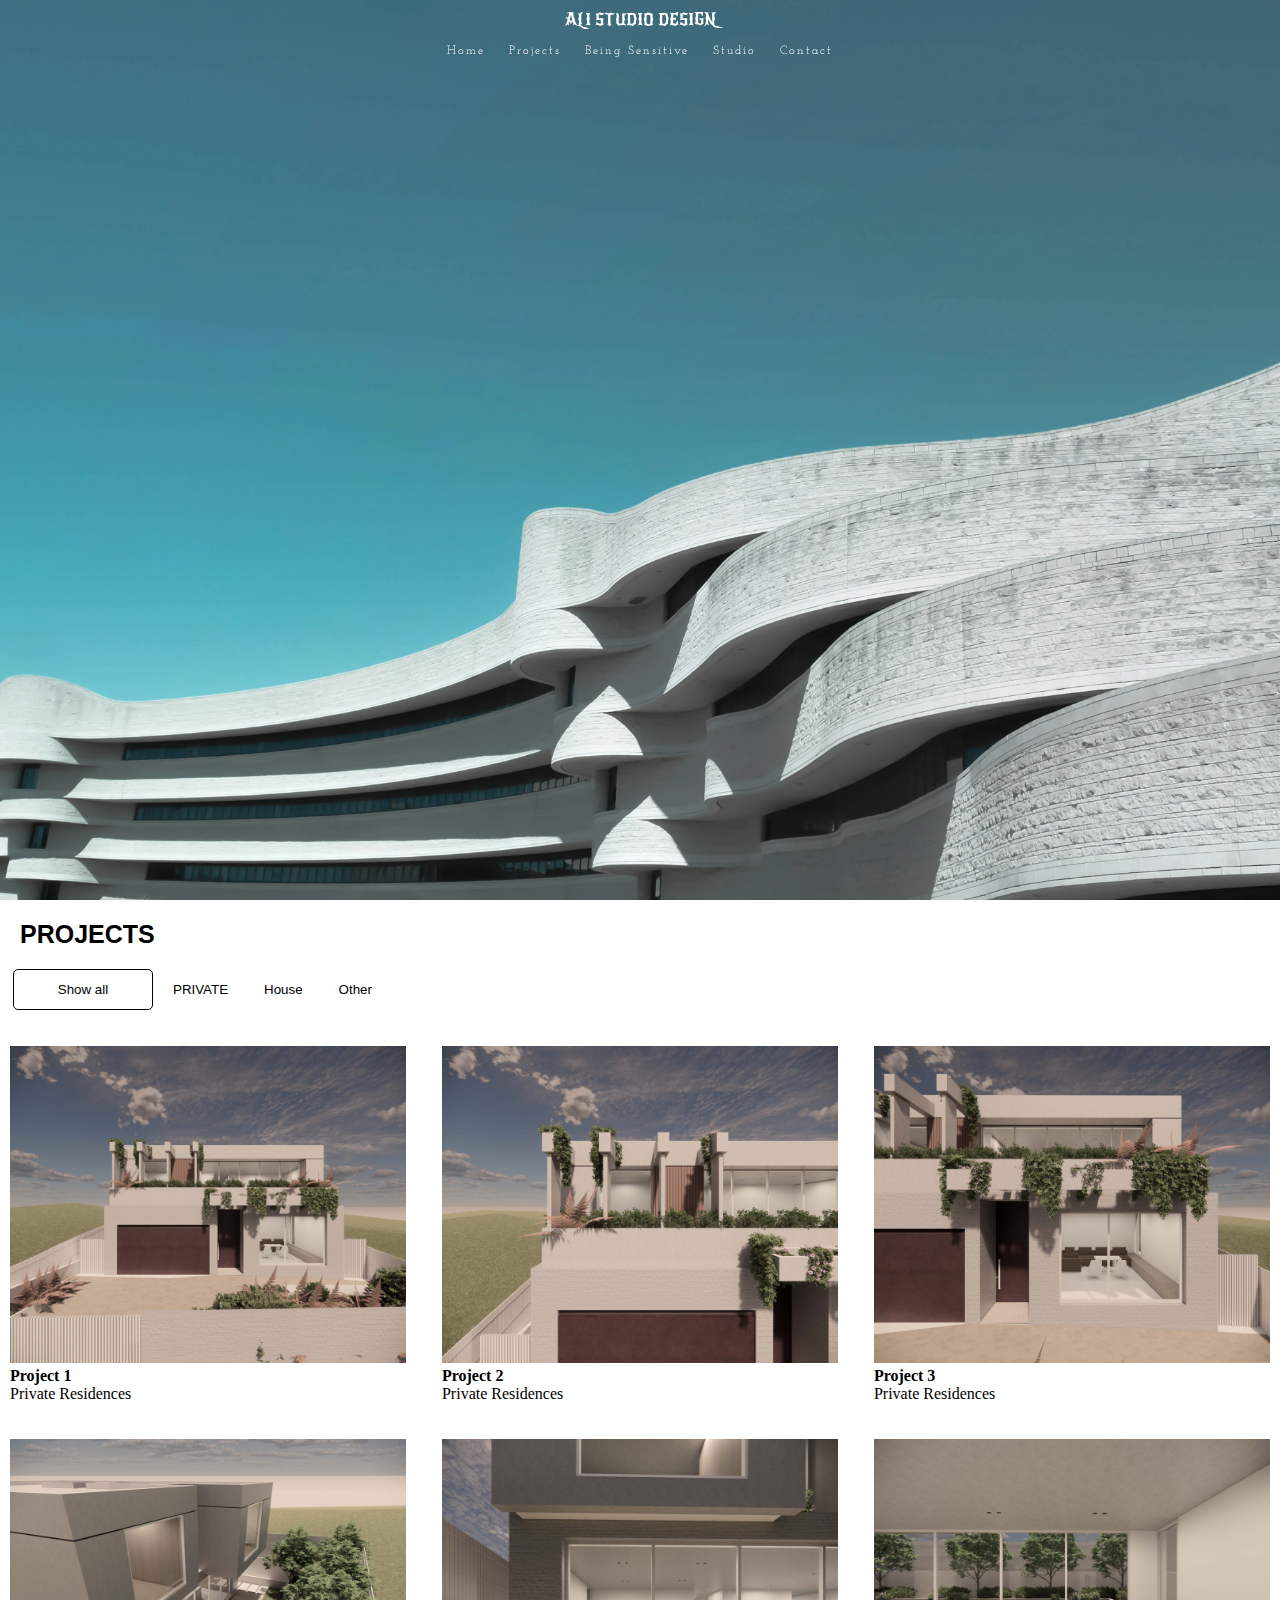
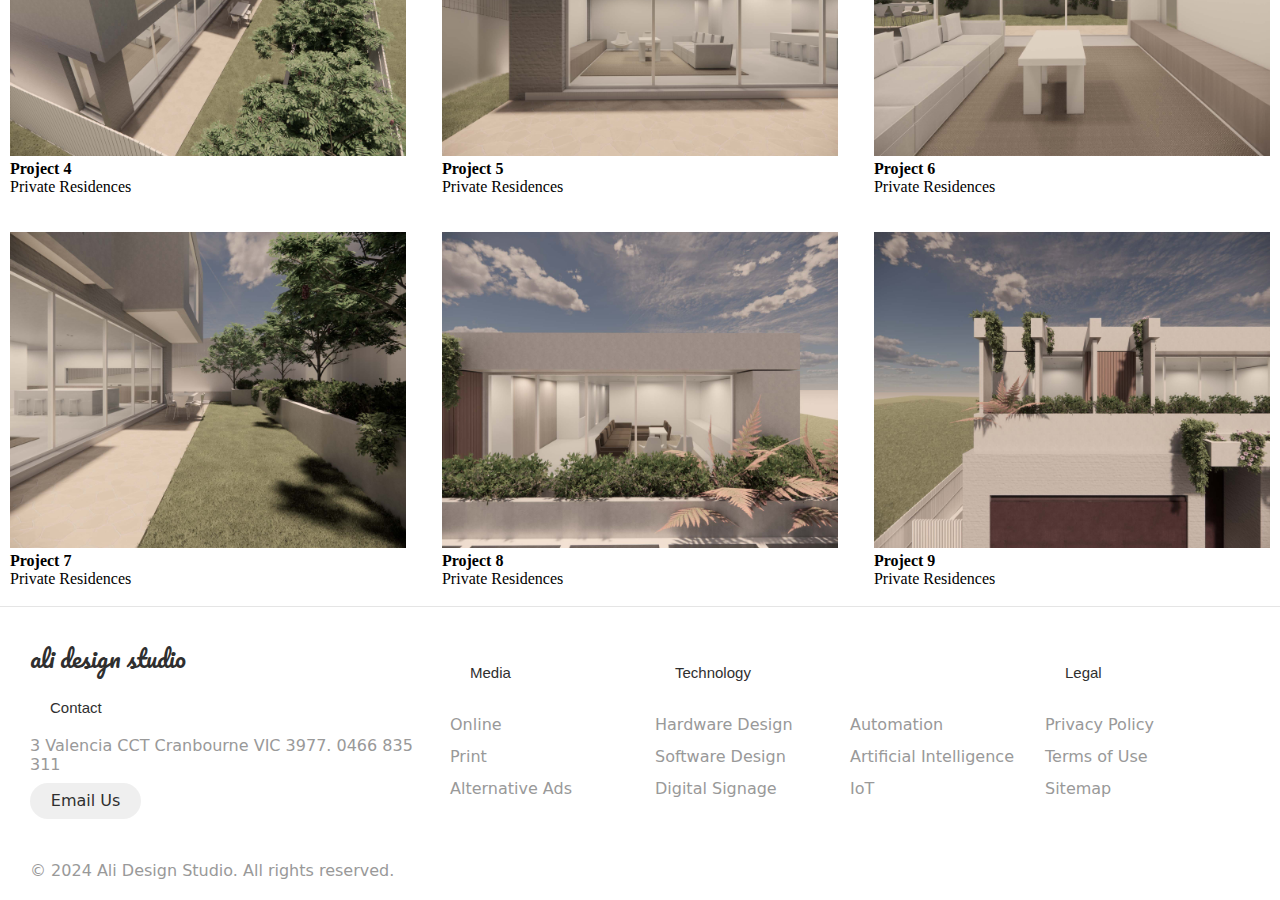
<file: index.html>
<!-- <!DOCTYPE html>
<html lang="en">
<head>
    <meta charset="UTF-8">
    <meta name="viewport" content="width=device-width, initial-scale=1.0">
    <title>Jawid Ali </title>
    <link rel="stylesheet" href="style.css">
    <script src="scipt.js"></script>

</head>
<body> -->







    
    <!-- <div class="container">
       
            <nav>
                <div class="logo">
                    <h1>ALI STUDIO DESIGN</h1>
                </div>
                <div class="links">
                    <ul>
                        <li>
                            <a href="#"> Home</a>
                            <a href="projects.html">Projects</a>
                            <a href="#">Being Sensitive</a>
                            <a href="#">Studio</a>
                            <a href="slider.html">Contact</a>
                        </li>
                    </ul>
                </div>
            </nav>
    
    </div>

 -->






    <!DOCTYPE html>
<html>
  <link rel="preconnect" href="https://fonts.googleapis.com">
  <link rel="preconnect" href="https://fonts.gstatic.com" crossorigin>
  <link href="https://fonts.googleapis.com/css2?family=Grey+Qo&display=swap" rel="stylesheet">
  <link rel="preconnect" href="https://fonts.googleapis.com">
  <link rel="preconnect" href="https://fonts.gstatic.com" crossorigin>
  <link href="https://fonts.googleapis.com/css2?family=Grey+Qo&family=New+Rocker&display=swap" rel="stylesheet">
  <link rel="preconnect" href="https://fonts.googleapis.com">
  <link rel="preconnect" href="https://fonts.gstatic.com" crossorigin>
  <link href="https://fonts.googleapis.com/css2?family=Grey+Qo&family=New+Rocker&family=Readex+Pro:wght@160..700&display=swap" rel="stylesheet">
  <link rel="preconnect" href="https://fonts.googleapis.com">
  <link rel="preconnect" href="https://fonts.gstatic.com" crossorigin>
  <link href="https://fonts.googleapis.com/css2?family=El+Messiri:wght@400..700&family=Grey+Qo&family=New+Rocker&family=Readex+Pro:wght@160..700&display=swap" rel="stylesheet">
  <link rel="preconnect" href="https://fonts.googleapis.com">
<link rel="preconnect" href="https://fonts.gstatic.com" crossorigin>
<link href="https://fonts.googleapis.com/css2?family=El+Messiri:wght@400..700&family=Grey+Qo&family=Josefin+Slab:ital,wght@0,100..700;1,100..700&family=New+Rocker&family=Readex+Pro:wght@160..700&display=swap" rel="stylesheet">
<link rel="preconnect" href="https://fonts.googleapis.com">
<link rel="preconnect" href="https://fonts.gstatic.com" crossorigin>
<link href="https://fonts.googleapis.com/css2?family=Josefin+Slab:ital,wght@0,100..700;1,100..700&display=swap" rel="stylesheet">
<head>
<meta name="viewport" content="width=device-width, initial-scale=1">
<style>
* {
  padding: 0;
  margin: 0;
  box-sizing: border-box;
}

/* body {
  background-color: #f1f1f1;
  padding: 20px;
  font-family: Arial;
} */

/* Center website */
.main {
    width: 100%;
    height: 100vh;
}
/* 
h1 {
  font-size: 50px;
  word-break: break-all;
} */

.row {
  margin: 10px -16px;
}

/* Add padding BETWEEN each column */
.row,
.row > .column {
  padding: 8px;
}

/* Create three equal columns that floats next to each other */
.column {
  float: left;
  width: 33.33%;
  display: none; /* Hide all elements by default */
}

/* Clear floats after rows */ 
.row:after {
  content: "";
  display: table;
  clear: both;
}

/* Content */
.content {
  background-color: white;
  padding: 10px;
}

/* The "show" class is added to the filtered elements */
.show {
  display: block;
}

/* Style the buttons */
.btn {
  border: none;
  outline: none;
  padding: 12px 16px;
  background-color: white;
  cursor: pointer;
}
.container{
    width: 100%;
    height: 100vh;
    background-image: url(images/images.webp);
    background-position: center;
    background-size: cover;
}
.nav{
    width: 100%;
    height: 200px;
    text-align: center;
    position: fixed;
}
.logo h1{ 
    color: white;
    font-family: "New Rocker", system-ui;
    font-weight:100;
    font-style: normal;
    font-size: medium;
    margin-top: 10px;
}
.links{
    /* display: flex;
    margin-left: 37%; */
    margin-top: 10px;
}
.links ul li a{
    padding: 10px;
    color: white;
    text-decoration: none;
    font-size: 12px;
    transition: all 0.5s;
    font-family: "Josefin Slab", serif;
    font-optical-sizing: auto;
    letter-spacing: 2px;
}
.links ul li {
    list-style-type: none;
}
.links ul li a:hover {
    color: black;
}

.btn:hover {
  background-color: #ddd;
}
h2{
  font-family: 'Franklin Gothic Medium', 'Arial Narrow', Arial, sans-serif;
  font-size: 25px;
  margin: 20px;
}
.btn.active {
  border: 1px solid black;
  border-radius: 5px;
  background: none;
  width: 140px;
  margin-left: 13px;

  color: black;
}
</style>
</head>
<body>

<!-- MAIN (Center website) -->
<div class="main">

    <div class="container">
      <div class="nav">
        <div class="logo">
          <h1>ALI STUDIO DESIGN</h1>
      </div>
      <div class="links">
          <ul>
              <li>
                  <a href="#"> Home</a>
                  <a href="projects.html">Projects</a>
                  <a href="senstive.html">Being Sensitive</a>
                  <a href="team.html">Studio</a>
                  <a href="Contact.html">Contact</a>
              </li>
          </ul>
      </div>
      </div>

    
    </div>



<h2>PROJECTS</h2>

<div id="myBtnContainer">
  <button class="btn active" onclick="filterSelection('all')"> Show all</button>
  <button class="btn" onclick="filterSelection('nature')"> PRIVATE</button>
  <button class="btn" onclick="filterSelection('cars')"> House</button>
  <button class="btn" onclick="filterSelection('people')"> Other</button>
</div>

<!-- Portfolio Gallery Grid -->
<div class="row">
  <div class="column nature">
    <div class="content">
      <a href="project-1.html">
      <img src="images/23.100_20_Silvan_TCE_-_Preplanning_package_240630[1]_Page_01.jpg" alt="Mountains" style="width:100%">
      </a>
      <h4>Project 1</h4>
      <p>Private Residences</p>
    </div>
  </div>
  <div class="column nature">
    <div class="content">
      <a href="project-1.html">
    <img src="images/23.100_20_Silvan_TCE_-_Preplanning_package_240630[1]_Page_02.jpg" alt="Lights" style="width:100%">
      </a>
    <h4>Project 2</h4>
    <p>Private Residences</p>
    </div>
  </div>
  <div class="column nature">
    <div class="content">
      <a href="project-1.html">
    <img src="images/23.100_20_Silvan_TCE_-_Preplanning_package_240630[1]_Page_03.jpg" alt="Nature" style="width:100%">
      </a>
    <h4>Project 3</h4>
    <p>Private Residences</p>
    </div>
  </div>
  
  <div class="column cars">
    <div class="content">
      <a href="project-1.html">
      <img src="images/23.100_20_Silvan_TCE_-_Preplanning_package_240630[1]_Page_04.jpg" alt="Car" style="width:100%">
      </a>
      <h4>Project 4</h4>
      <p>Private Residences</p>
    </div>
  </div>
  <div class="column cars">
    <div class="content">
      <a href="project-1.html">
    <img src="images/23.100_20_Silvan_TCE_-_Preplanning_package_240630[1]_Page_05.jpg" alt="Car" style="width:100%">
      </a>
    <h4>Project 5</h4>
    <p>Private Residences</p>
    </div>
  </div>
  <div class="column cars">
    <div class="content">
      <a href="project-1.html">
    <img src="images/23.100_20_Silvan_TCE_-_Preplanning_package_240630[1]_Page_06.jpg" alt="Car" style="width:100%">
      </a>
    <h4>Project 6</h4>
    <p>Private Residences</p>
    </div>
  </div>

  <div class="column people">
    <div class="content">
      <a href="project-1.html">
      <img src="images/23.100_20_Silvan_TCE_-_Preplanning_package_240630[1]_Page_07.jpg" alt="Car" style="width:100%">
      </a>
      <h4>Project 7</h4>
      <p>Private Residences</p>
    </div>
  </div>
  <div class="column people">
    <div class="content">
      <a href="project-1.html">
        <img src="images/23.100_20_Silvan_TCE_-_Preplanning_package_240630[1]_Page_08.jpg" alt="Car" style="width:100%">
      </a>
    <h4>Project 8</h4>
    <p>Private Residences</p>
    </div>
  </div>
  <div class="column people">
    <div class="content">
      <a href="projects.html">
    <img src="images/23.100_20_Silvan_TCE_-_Preplanning_package_240630[1]_Page_02.jpg" alt="Car" style="width:100%">
      </a>
    <h4>Project 9</h4>
    <p>Private Residences</p>
    </div>
  </div>
  <!-- <div class="column people"></div>
    <div class="content">
        <a href="projects.html">
            <img src="images/23.100_20_Silvan_TCE_-_Preplanning_package_240630[1]_Page_02.jpg" alt="Car" style="width:100%">
        </a>
        <h4>Project 9</h4>
        <p>Private Residences</p>
    </div> -->
</div>
<!-- END GRID -->
</div>

<!-- END MAIN -->
</div>































<link rel="preconnect" href="https://fonts.googleapis.com">
<link rel="preconnect" href="https://fonts.gstatic.com" crossorigin>
<link href="https://fonts.googleapis.com/css2?family=Pacifico&display=swap" rel="stylesheet">
<footer class="footer">
  <div class="footer__addr">
    <h1 class="footer__logo">ALI Design Studio</h1>
        
    <h2>Contact</h2>
    
    <address>
      3 Valencia CCT Cranbourne VIC 3977. 0466 835 311<br>
          
      <a class="footer__btn" href="mailto:karimi.aa202@gmail.com">Email Us</a>
    </address>
  </div>
  
  <ul class="footer__nav">
    <li class="nav__item">
      <h2 class="nav__title">Media</h2>

      <ul class="nav__ul">
        <li>
          <a href="#">Online</a>
        </li>

        <li>
          <a href="#">Print</a>
        </li>
            
        <li>
          <a href="#">Alternative Ads</a>
        </li>
      </ul>
    </li>
    
    <li class="nav__item nav__item--extra">
      <h2 class="nav__title">Technology</h2>
      
      <ul class="nav__ul nav__ul--extra">
        <li>
          <a href="#">Hardware Design</a>
        </li>
        
        <li>
          <a href="#">Software Design</a>
        </li>
        
        <li>
          <a href="#">Digital Signage</a>
        </li>
        
        <li>
          <a href="#">Automation</a>
        </li>
        
        <li>
          <a href="#">Artificial Intelligence</a>
        </li>
        
        <li>
          <a href="#">IoT</a>
        </li>
      </ul>
    </li>
    
    <li class="nav__item">
      <h2 class="nav__title">Legal</h2>
      
      <ul class="nav__ul">
        <li>
          <a href="#">Privacy Policy</a>
        </li>
        
        <li>
          <a href="#">Terms of Use</a>
        </li>
        
        <li>
          <a href="#">Sitemap</a>
        </li>
      </ul>
    </li>
  </ul>
  
  <div class="legal">
    <p>&copy; 2024 Ali Design Studio. All rights reserved.</p>
    
    <div class="legal__links">
   
    </div>
  </div>
</footer>


<style>
  *, *:before, *:after {
box-sizing: border-box;
}

.footer {
  font-family: acumin-pro, system-ui, sans-serif;
display: flex;
flex-flow: row wrap;
padding: 30px 30px 20px 30px;
color: #2f2f2f;
background-color: #fff;
border-top: 1px solid #e5e5e5;
}

.footer > * {
flex:  1 100%;
}

.footer__addr {
margin-right: 1.25em;
margin-bottom: 2em;
}

.footer__logo {
font-family: 'Pacifico', cursive;
font-weight: 400;
text-transform: lowercase;
font-size: 1.5rem;
}

.footer__addr h2 {
margin-top: 1.3em;
font-size: 15px;
font-weight: 400;
}

.nav__title {
font-weight: 400;
font-size: 15px;
}

.footer address {
font-style: normal;
color: #999;
}

.footer__btn {
display: flex;
align-items: center;
justify-content: center;
height: 36px;
max-width: max-content;
background-color: rgb(33, 33, 33, 0.07);
border-radius: 100px;
color: #2f2f2f;
line-height: 0;
margin: 0.6em 0;
font-size: 1rem;
padding: 0 1.3em;
}

.footer ul {
list-style: none;
padding-left: 0;
}

.footer li {
line-height: 2em;
}

.footer a {
text-decoration: none;
}

.footer__nav {
display: flex;
flex-flow: row wrap;
}

.footer__nav > * {
flex: 1 50%;
margin-right: 1.25em;
}

.nav__ul a {
color: #999;
}

.nav__ul--extra {
column-count: 2;
column-gap: 1.25em;
}

.legal {
display: flex;
flex-wrap: wrap;
color: #999;
}

.legal__links {
display: flex;
align-items: center;
}

.heart {
color: #2f2f2f;
}

@media screen and (min-width: 24.375em) {
.legal .legal__links {
  margin-left: auto;
}
}

@media screen and (min-width: 40.375em) {
.footer__nav > * {
  flex: 1;
}

.nav__item--extra {
  flex-grow: 2;
}

.footer__addr {
  flex: 1 0px;
}

.footer__nav {
  flex: 2 0px;
}
}
</style>



























<script>
filterSelection("all")
function filterSelection(c) {
  var x, i;
  x = document.getElementsByClassName("column");
  if (c == "all") c = "";
  for (i = 0; i < x.length; i++) {
    w3RemoveClass(x[i], "show");
    if (x[i].className.indexOf(c) > -1) w3AddClass(x[i], "show");
  }
}

function w3AddClass(element, name) {
  var i, arr1, arr2;
  arr1 = element.className.split(" ");
  arr2 = name.split(" ");
  for (i = 0; i < arr2.length; i++) {
    if (arr1.indexOf(arr2[i]) == -1) {element.className += " " + arr2[i];}
  }
}

function w3RemoveClass(element, name) {
  var i, arr1, arr2;
  arr1 = element.className.split(" ");
  arr2 = name.split(" ");
  for (i = 0; i < arr2.length; i++) {
    while (arr1.indexOf(arr2[i]) > -1) {
      arr1.splice(arr1.indexOf(arr2[i]), 1);     
    }
  }
  element.className = arr1.join(" ");
}


// Add active class to the current button (highlight it)
var btnContainer = document.getElementById("myBtnContainer");
var btns = btnContainer.getElementsByClassName("btn");
for (var i = 0; i < btns.length; i++) {
  btns[i].addEventListener("click", function(){
    var current = document.getElementsByClassName("active");
    current[0].className = current[0].className.replace(" active", "");
    this.className += " active";
  });
}
</script>





















</body>
</html>

    


























<!-- 

    <section id="page-2">
        <button type="button" id="page-2-btn">Projects</button>
        <h1>Projects</h1>
        <div class="box-1">
            <div class="btn btn-one">
                 <a href="Contact.html">projects</a>
            </div>
                </div>

    </section> -->





    <!-- <section id="page-3">
        <div class="project-1">
            <img src="images/23.100_20_Silvan_TCE_-_Preplanning_package_240630[1]_Page_02.jpg" alt=""> 
        </div>
        <div class="project-2">
            <img src="images/23.100_20_Silvan_TCE_-_Preplanning_package_240630[1]_Page_03.jpg" alt="">
        </div>
        <div class="project-3">
            <img src="images/23.100_20_Silvan_TCE_-_Preplanning_package_240630[1]_Page_03.jpg" alt="">
        </div>
        <div class="project-4">
            <img src="images/23.100_20_Silvan_TCE_-_Preplanning_package_240630[1]_Page_04.jpg" alt="">
        </div>
    

    </section> -->










    <!-- <section>
        <div class="container-1">
            <div class="box">
                <div class="imgBox">
                    <img src="images/12.jpg" alt="">
                </div>
                <div class="content">
                    <h2>Ali Karimi</br>
                    <span>Bikar</span></h2>
                </div>
            </div>
            <div class="box">
                <div class="imgBox">
                    <img src="images/18.jpg" alt="">
                </div>
                <div class="content">
                    <h2>RAHILA KARIMI</br>
                    <span>Bikar</span></h2>
                </div>
            </div>
            <div class="box">
                <div class="imgBox">
                    <img src="images/774.jpg" alt="">
                </div>
                <div class="content">
                    <h2>FATIMA KARIMI</br>
                    <span>Bikar</span></h2>
                </div>
            </div>
        </div>
    </section>   -->

 

      
        
</body>
</html>
</file>
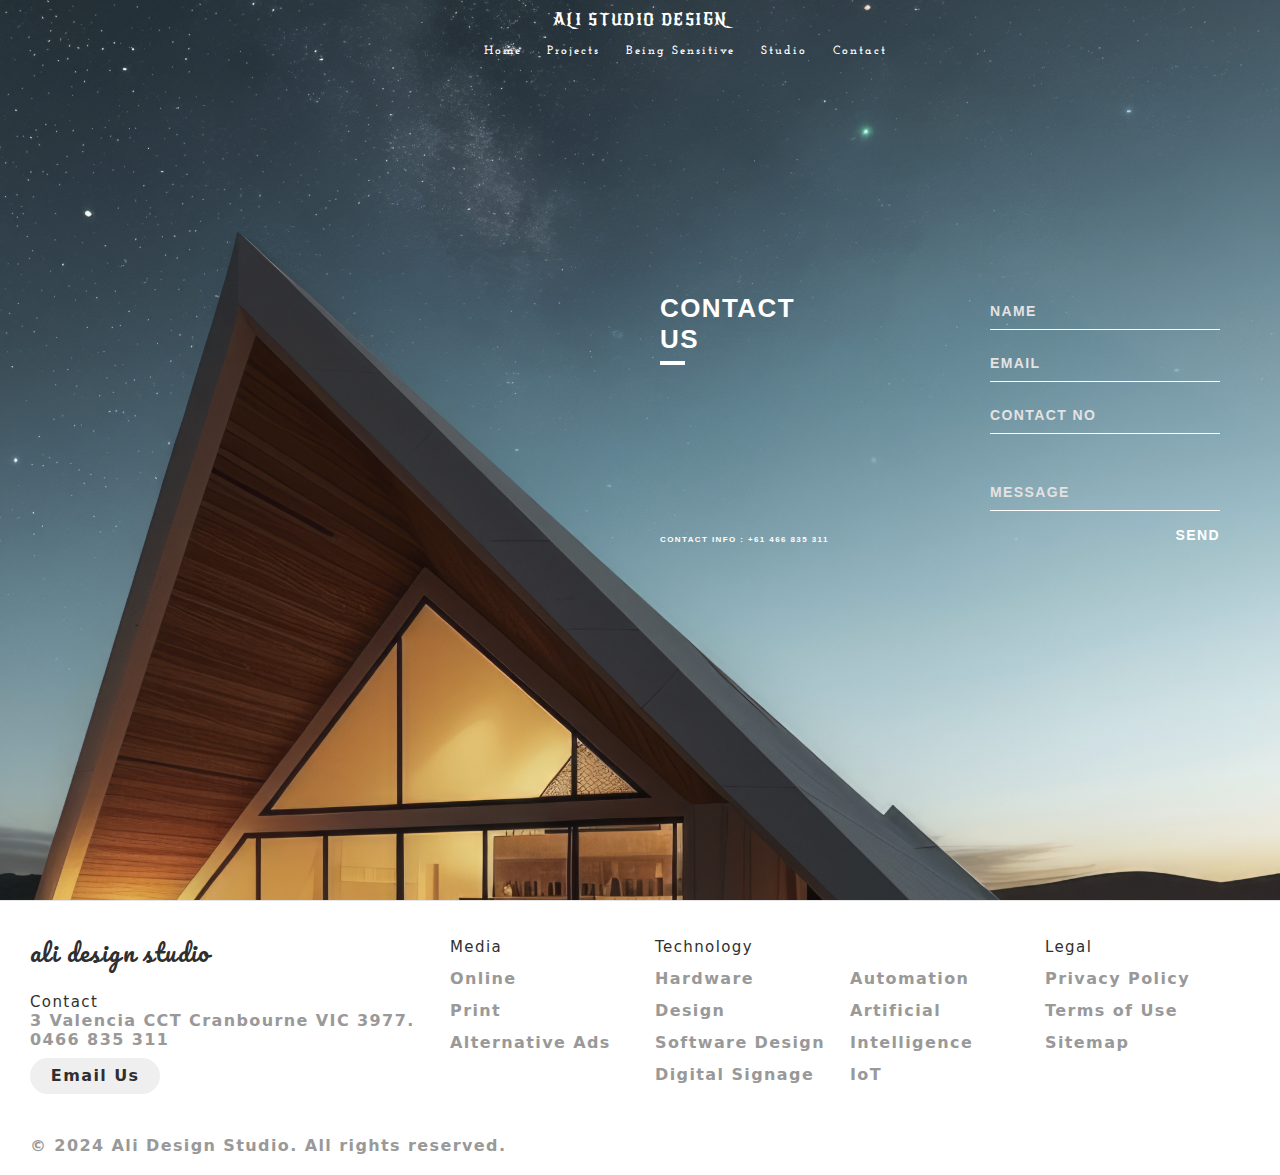
<file: Contact.html>
<!DOCTYPE html>
<html lang="en">
<head>
    <meta charset="UTF-8">
    <meta name="viewport" content="width=device-width, initial-scale=1.0">
    <title>Contact us</title>
    <link rel="preconnect" href="https://fonts.googleapis.com">
    <link rel="preconnect" href="https://fonts.gstatic.com" crossorigin>
    <link href="https://fonts.googleapis.com/css2?family=Grey+Qo&display=swap" rel="stylesheet">
    <link rel="preconnect" href="https://fonts.googleapis.com">
    <link rel="preconnect" href="https://fonts.gstatic.com" crossorigin>
    <link href="https://fonts.googleapis.com/css2?family=Grey+Qo&family=New+Rocker&display=swap" rel="stylesheet">
    <link rel="preconnect" href="https://fonts.googleapis.com">
    <link rel="preconnect" href="https://fonts.gstatic.com" crossorigin>
    <link href="https://fonts.googleapis.com/css2?family=Grey+Qo&family=New+Rocker&family=Readex+Pro:wght@160..700&display=swap" rel="stylesheet">
    <link rel="preconnect" href="https://fonts.googleapis.com">
    <link rel="preconnect" href="https://fonts.gstatic.com" crossorigin>
    <link href="https://fonts.googleapis.com/css2?family=El+Messiri:wght@400..700&family=Grey+Qo&family=New+Rocker&family=Readex+Pro:wght@160..700&display=swap" rel="stylesheet">
    <link rel="preconnect" href="https://fonts.googleapis.com">
<link rel="preconnect" href="https://fonts.gstatic.com" crossorigin>

<link href="https://fonts.googleapis.com/css2?family=El+Messiri:wght@400..700&family=Grey+Qo&family=Josefin+Slab:ital,wght@0,100..700;1,100..700&family=New+Rocker&family=Readex+Pro:wght@160..700&display=swap" rel="stylesheet">
</head>
<body>


    <div class="container-background">

        <div class="nav">
            <div class="logo">
              <h1>ALI STUDIO DESIGN</h1>
          </div>
          <div class="links">
              <ul>
                  <li>
                      <a href="index1.html"> Home</a>
                      <a href="projects.html">Projects</a>
                      <a href="senstive.html">Being Sensitive</a>
                      <a href="team.html">Studio</a>
                      <a href="slider.html">Contact</a>
                  </li>
              </ul>
          </div>
          </div>






        <div class="background">
            <div class="container">

                <div class="screen-body">
                  <div class="screen-body-item left">
                    <div class="app-title">
                      <span>CONTACT</span>
                      <span>US</span>
                    </div>
                    <div class="app-contact">CONTACT INFO : +61 466 835 311</div>
                  </div>
                  <div class="screen-body-item">
                    <div class="app-form">
                      <div class="app-form-group">
                        <input class="app-form-control" placeholder="NAME" >
                      </div>
                      <div class="app-form-group">
                        <input class="app-form-control" placeholder="EMAIL">
                      </div>
                      <div class="app-form-group">
                        <input class="app-form-control" placeholder="CONTACT NO">
                      </div>
                      <div class="app-form-group message">
                        <input class="app-form-control" placeholder="MESSAGE">
                      </div>
                      <div class="app-form-group buttons">
                        <button class="app-form-button">SEND</button>
                      </div>
                    </div>
                  </div>
                </div>
              </div>
            </div>
          </div>
          
    </div>
   


       <style>

        *{
            margin: 0;
            padding: 0;
            box-sizing: border-box;
        }

*, *:before, *:after {
  box-sizing: border-box;
  -webkit-font-smoothing: antialiased;
  -moz-osx-font-smoothing: grayscale;
}


.container-background{
    width: 100%;
    height: 100vh;
    background-image: url(images/blending-futuristic-building-seamlessly-into-desert-landscape.jpg);
    background-position: center;
    background-size: cover;
}

nav{
    width: 100%;
    height: 200px;
    text-align: center;
}
.logo h1{ 
    color: white;
    padding: 10px;
    font-family: "New Rocker", system-ui;
    font-weight: 400;
    font-style: normal;
    font-size: 16px;
    text-align: center;
}
.links{
    display: flex;
    margin-left: 37%;
}
.links ul li a{
    padding: 10px;
    color: white;
    text-decoration: none;
    font-size: 18px;
    transition: all 0.5s;
    font-family: "Josefin Slab", serif;
    font-optical-sizing: auto;
    letter-spacing: 2px;
    font-size: 12px;

}
.links ul li {
    list-style-type: none;
}
.links ul li a:hover {
    color: black;
}

body, button, input {
  font-family: 'Montserrat', sans-serif;
  font-weight: 700;
  letter-spacing: 1.4px;
}

.background {
  display: flex;
  min-height: 80vh;
  padding-left: 600px;
}

.container {
  flex: 0 1 700px;
  margin: auto;
  padding: 10px;
}

.screen {
  position: relative;
  background: #3e3e3e;
  border-radius: 15px;
}

.screen:after {
  content: '';
  display: block;
  position: absolute;
  top: 0;
  left: 20px;
  right: 20px;
  bottom: 0;
  border-radius: 15px;
  box-shadow: 0 20px 40px rgba(0, 0, 0, .4);
  z-index: -1;
}

.screen-header {
  display: flex;
  align-items: center;
  padding: 10px 20px;
  background: #4d4d4f;
  border-top-left-radius: 15px;
  border-top-right-radius: 15px;
}

.screen-header-left {
  margin-right: auto;
}

.screen-header-button {
  display: inline-block;
  width: 8px;
  height: 8px;
  margin-right: 3px;
  border-radius: 8px;
  background: white;
}

.screen-header-button.close {
  background: #1cc0ed;
}

.screen-header-button.maximize {
  background: #e8e925;
}

.screen-header-button.minimize {
  background: #74c54f;
}

.screen-header-right {
  display: flex;
}

.screen-header-ellipsis {
  width: 3px;
  height: 3px;
  margin-left: 2px;
  border-radius: 8px;
  background: #999;
}

.screen-body {
  display: flex;
}

.screen-body-item {
  flex: 1;
  padding: 50px;
}

.screen-body-item.left {
  display: flex;
  flex-direction: column;
}

.app-title {
  display: flex;
  flex-direction: column;
  position: relative;
  color: white;
  font-size: 26px;
}

.app-title:after {
  content: '';
  display: block;
  position: absolute;
  left: 0;
  bottom: -10px;
  width: 25px;
  height: 4px;
  background: white;
}

.app-contact {
  margin-top: auto;
  font-size: 8px;
  color: #ffffff;
}

.app-form-group {
  margin-bottom: 15px;
}

.app-form-group.message {
  margin-top: 40px;
}

.app-form-group.buttons {
  margin-bottom: 0;
  text-align: right;
}

.app-form-control {
  width: 100%;
  padding: 10px 0;
  background: none;
  border: none;
  border-bottom: 1px solid #ffffff;
  color: #ddd;
  font-size: 14px;
  text-transform: uppercase;
  outline: none;
  transition: border-color .2s;
}

.app-form-control::placeholder {
  color: #e4e2e2;
}

.app-form-control:focus {
  border-bottom-color: #ddd;
}

.app-form-button {
  background: none;
  border: none;
  color: #ffffff;
  font-size: 14px;
  cursor: pointer;
  outline: none;
}

.app-form-button:hover {
  color: #000000;
}





.dribbble {
  width: 20px;
  height: 20px;
  margin: 0 5px;
}

@media screen and (max-width: 520px) {
  .screen-body {
    flex-direction: column;
  }

  .screen-body-item.left {
    margin-bottom: 30px;
  }

  .app-title {
    flex-direction: row;
  }

  .app-title span {
    margin-right: 12px;
  }

  .app-title:after {
    display: none;
  }
}

@media screen and (max-width: 600px) {
  .screen-body {
    padding: 40px;
  }

  .screen-body-item {
    padding: 0;
  }
}



       </style>





    <script>
        function addClass() {
  document.body.classList.add("sent");
}

sendLetter.addEventListener("click", addClass);
    </script>
























<link rel="preconnect" href="https://fonts.googleapis.com">
<link rel="preconnect" href="https://fonts.gstatic.com" crossorigin>
<link href="https://fonts.googleapis.com/css2?family=Pacifico&display=swap" rel="stylesheet">
<footer class="footer">
  <div class="footer__addr">
    <h1 class="footer__logo">ALI Design Studio</h1>
        
    <h2>Contact</h2>
    
    <address>
      3 Valencia CCT Cranbourne VIC 3977. 0466 835 311<br>
          
      <a class="footer__btn" href="mailto:karimi.aa202@gmail.com">Email Us</a>
    </address>
  </div>
  
  <ul class="footer__nav">
    <li class="nav__item">
      <h2 class="nav__title">Media</h2>

      <ul class="nav__ul">
        <li>
          <a href="#">Online</a>
        </li>

        <li>
          <a href="#">Print</a>
        </li>
            
        <li>
          <a href="#">Alternative Ads</a>
        </li>
      </ul>
    </li>
    
    <li class="nav__item nav__item--extra">
      <h2 class="nav__title">Technology</h2>
      
      <ul class="nav__ul nav__ul--extra">
        <li>
          <a href="#">Hardware Design</a>
        </li>
        
        <li>
          <a href="#">Software Design</a>
        </li>
        
        <li>
          <a href="#">Digital Signage</a>
        </li>
        
        <li>
          <a href="#">Automation</a>
        </li>
        
        <li>
          <a href="#">Artificial Intelligence</a>
        </li>
        
        <li>
          <a href="#">IoT</a>
        </li>
      </ul>
    </li>
    
    <li class="nav__item">
      <h2 class="nav__title">Legal</h2>
      
      <ul class="nav__ul">
        <li>
          <a href="#">Privacy Policy</a>
        </li>
        
        <li>
          <a href="#">Terms of Use</a>
        </li>
        
        <li>
          <a href="#">Sitemap</a>
        </li>
      </ul>
    </li>
  </ul>
  
  <div class="legal">
    <p>&copy; 2024 Ali Design Studio. All rights reserved.</p>
    
    <div class="legal__links">
   
    </div>
  </div>
</footer>


<style>
  *, *:before, *:after {
box-sizing: border-box;
}

.footer {
  font-family: acumin-pro, system-ui, sans-serif;
display: flex;
flex-flow: row wrap;
padding: 30px 30px 20px 30px;
color: #2f2f2f;
background-color: #fff;
border-top: 1px solid #e5e5e5;
}

.footer > * {
flex:  1 100%;
}

.footer__addr {
margin-right: 1.25em;
margin-bottom: 2em;
}

.footer__logo {
font-family: 'Pacifico', cursive;
font-weight: 400;
text-transform: lowercase;
font-size: 1.5rem;
}

.footer__addr h2 {
margin-top: 1.3em;
font-size: 15px;
font-weight: 400;
}

.nav__title {
font-weight: 400;
font-size: 15px;
}

.footer address {
font-style: normal;
color: #999;
}

.footer__btn {
display: flex;
align-items: center;
justify-content: center;
height: 36px;
max-width: max-content;
background-color: rgb(33, 33, 33, 0.07);
border-radius: 100px;
color: #2f2f2f;
line-height: 0;
margin: 0.6em 0;
font-size: 1rem;
padding: 0 1.3em;
}

.footer ul {
list-style: none;
padding-left: 0;
}

.footer li {
line-height: 2em;
}

.footer a {
text-decoration: none;
}

.footer__nav {
display: flex;
flex-flow: row wrap;
}

.footer__nav > * {
flex: 1 50%;
margin-right: 1.25em;
}

.nav__ul a {
color: #999;
}

.nav__ul--extra {
column-count: 2;
column-gap: 1.25em;
}

.legal {
display: flex;
flex-wrap: wrap;
color: #999;
}

.legal__links {
display: flex;
align-items: center;
}

.heart {
color: #2f2f2f;
}

@media screen and (min-width: 24.375em) {
.legal .legal__links {
  margin-left: auto;
}
}

@media screen and (min-width: 40.375em) {
.footer__nav > * {
  flex: 1;
}

.nav__item--extra {
  flex-grow: 2;
}

.footer__addr {
  flex: 1 0px;
}

.footer__nav {
  flex: 2 0px;
}
}
</style>



</body>
</html>
</file>
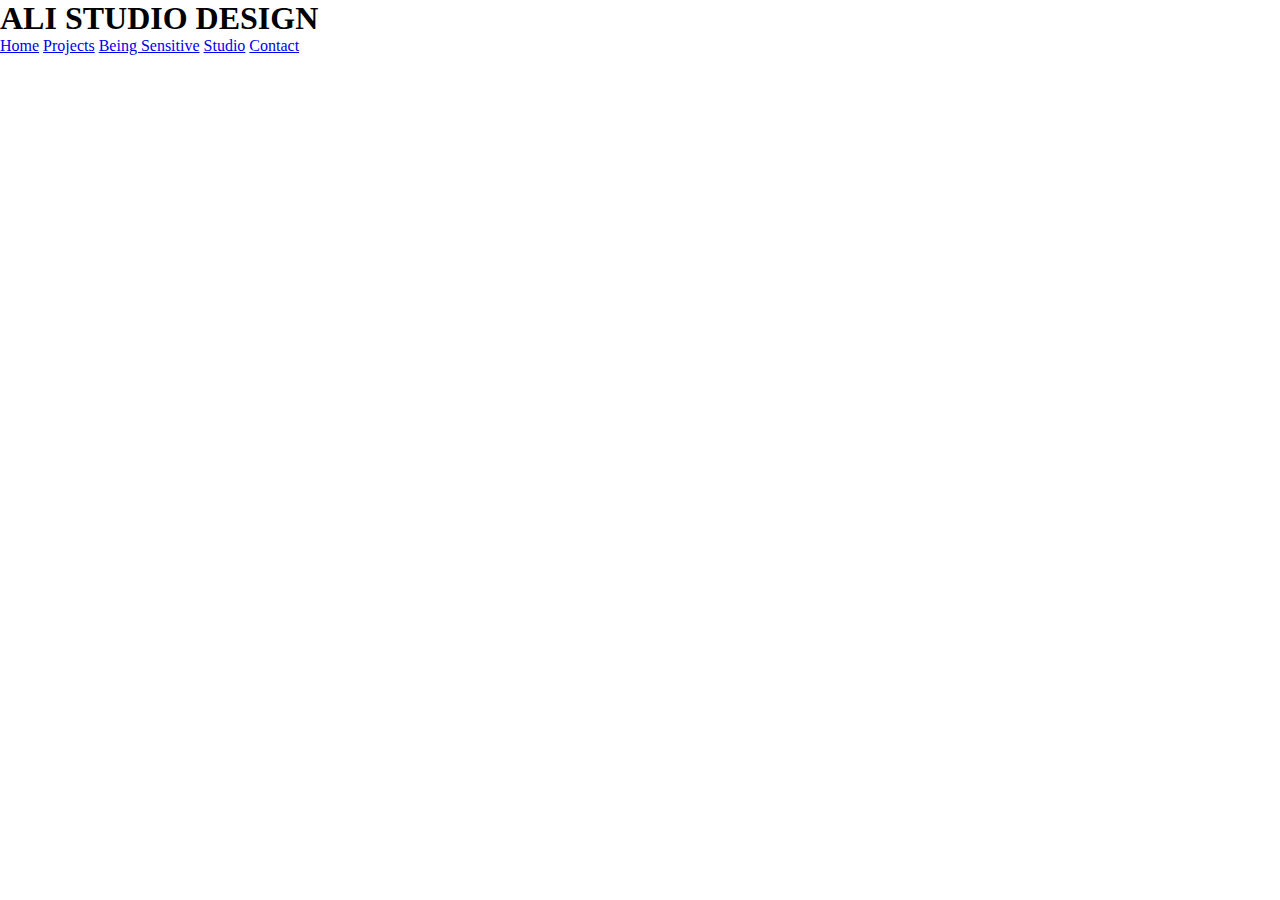
<file: index1.html>
<!-- <!DOCTYPE html>
<html lang="en">
<head>
    <meta charset="UTF-8">
    <meta name="viewport" content="width=device-width, initial-scale=1.0">
    <title>Jawid Ali </title>
    <link rel="stylesheet" href="style.css">
    <script src="scipt.js"></script>

</head>
<body> -->







    
    <!-- <div class="container">
       
            <nav>
                <div class="logo">
                    <h1>ALI STUDIO DESIGN</h1>
                </div>
                <div class="links">
                    <ul>
                        <li>
                            <a href="#"> Home</a>
                            <a href="projects.html">Projects</a>
                            <a href="#">Being Sensitive</a>
                            <a href="#">Studio</a>
                            <a href="slider.html">Contact</a>
                        </li>
                    </ul>
                </div>
            </nav>
    
    </div>

 -->






    <!DOCTYPE html>
<html>
  <link rel="preconnect" href="https://fonts.googleapis.com">
  <link rel="preconnect" href="https://fonts.gstatic.com" crossorigin>
  <link href="https://fonts.googleapis.com/css2?family=Grey+Qo&display=swap" rel="stylesheet">
  <link rel="preconnect" href="https://fonts.googleapis.com">
  <link rel="preconnect" href="https://fonts.gstatic.com" crossorigin>
  <link href="https://fonts.googleapis.com/css2?family=Grey+Qo&family=New+Rocker&display=swap" rel="stylesheet">
  <link rel="preconnect" href="https://fonts.googleapis.com">
  <link rel="preconnect" href="https://fonts.gstatic.com" crossorigin>
  <link href="https://fonts.googleapis.com/css2?family=Grey+Qo&family=New+Rocker&family=Readex+Pro:wght@160..700&display=swap" rel="stylesheet">
  <link rel="preconnect" href="https://fonts.googleapis.com">
  <link rel="preconnect" href="https://fonts.gstatic.com" crossorigin>
  <link href="https://fonts.googleapis.com/css2?family=El+Messiri:wght@400..700&family=Grey+Qo&family=New+Rocker&family=Readex+Pro:wght@160..700&display=swap" rel="stylesheet">
  <link rel="preconnect" href="https://fonts.googleapis.com">
<link rel="preconnect" href="https://fonts.gstatic.com" crossorigin>
<link href="https://fonts.googleapis.com/css2?family=El+Messiri:wght@400..700&family=Grey+Qo&family=Josefin+Slab:ital,wght@0,100..700;1,100..700&family=New+Rocker&family=Readex+Pro:wght@160..700&display=swap" rel="stylesheet">
<link rel="preconnect" href="https://fonts.googleapis.com">
<link rel="preconnect" href="https://fonts.gstatic.com" crossorigin>
<link href="https://fonts.googleapis.com/css2?family=Josefin+Slab:ital,wght@0,100..700;1,100..700&display=swap" rel="stylesheet">
<head>
<meta name="viewport" content="width=device-width, initial-scale=1">
<style>
* {
  padding: 0;
  margin: 0;
  box-sizing: border-box;
}

/* body {
  background-color: #f1f1f1;
  padding: 20px;
  font-family: Arial;
} */

/* Center website */
.main {
    width: 100%;
    height: 100vh;
}
/* 
h1 {
  font-size: 50px;
  word-break: break-all;
} */

.row {
  margin: 10px -16px;
}

/* Add padding BETWEEN each column */
.row,
.row > .column {
  padding: 8px;
}

/* Create three equal columns that floats next to each other */
.column {
  float: left;
  width: 33.33%;
  display: none; /* Hide all elements by default */
}

/* Clear floats after rows */ 
.row:after {
  content: "";
  display: table;
  clear: both;
}

/* Content */
.content {
  background-color: white;
  padding: 10px;
}

/* The "show" class is added to the filtered elements */
.show {
  display: block;
}

/* Style the buttons */
.btn {
  border: none;
  outline: none;
  padding: 12px 16px;
  background-color: white;
  cursor: pointer;
}
.container{
    width: 100%;
    height: 100vh;
    background-image: url(images/comingsoon.jpg;
    background-position: center;
    background-size: cover;
}
.nav{
    width: 100%;
    height: 200px;
    text-align: center;
    position: fixed;
}
.logo h1{ 
    color: white;
    font-family: "New Rocker", system-ui;
    font-weight:100;
    font-style: normal;
    font-size: medium;
    margin-top: 10px;
}
.links{
    /* display: flex;
    margin-left: 37%; */
    margin-top: 10px;
}
.links ul li a{
    padding: 10px;
    color: white;
    text-decoration: none;
    font-size: 12px;
    transition: all 0.5s;
    font-family: "Josefin Slab", serif;
    font-optical-sizing: auto;
    letter-spacing: 2px;
}
.links ul li {
    list-style-type: none;
}
.links ul li a:hover {
    color: black;
}

.btn:hover {
  background-color: #ddd;
}
h2{
  font-family: 'Franklin Gothic Medium', 'Arial Narrow', Arial, sans-serif;
  font-size: 25px;
  margin: 20px;
}
.btn.active {
  border: 1px solid black;
  border-radius: 5px;
  background: none;
  width: 140px;
  margin-left: 13px;

  color: black;
}
</style>
</head>
<body>

<!-- MAIN (Center website) -->
<div class="main">

    <div class="container">
      <div class="nav">
        <div class="logo">
          <h1>ALI STUDIO DESIGN</h1>
      </div>
      <div class="links">
          <ul>
              <li>
                  <a href="#"> Home</a>
                  <a href="#">Projects</a>
                  <a href="s#">Being Sensitive</a>
                  <a href="#">Studio</a>
                  <a href="#">Contact</a>
              </li>
          </ul>
      </div>
      </div>

           
    </div>



<!-- <h2>PROJECTS</h2> -->

<!-- <div id="myBtnContainer">
  <button class="btn active" onclick="filterSelection('all')"> Show all</button>
  <button class="btn" onclick="filterSelection('nature')"> PRIVATE</button>
  <button class="btn" onclick="filterSelection('cars')"> House</button>
  <button class="btn" onclick="filterSelection('people')"> Other</button>
</div> -->

<!-- Portfolio Gallery Grid -->
<!-- <div class="row">
  <div class="column nature">
    <div class="content">
      <a href="project-1.html">
      <img src="images/23.100_20_Silvan_TCE_-_Preplanning_package_240630[1]_Page_01.jpg" alt="Mountains" style="width:100%">
      </a>
      <h4>Project 1</h4>
      <p>Private Residences</p>
    </div>
  </div>
  <div class="column nature">
    <div class="content">
      <a href="project-1.html">
    <img src="images/23.100_20_Silvan_TCE_-_Preplanning_package_240630[1]_Page_02.jpg" alt="Lights" style="width:100%">
      </a>
    <h4>Project 2</h4>
    <p>Private Residences</p>
    </div>
  </div>
  <div class="column nature">
    <div class="content">
      <a href="project-1.html">
    <img src="images/23.100_20_Silvan_TCE_-_Preplanning_package_240630[1]_Page_03.jpg" alt="Nature" style="width:100%">
      </a>
    <h4>Project 3</h4>
    <p>Private Residences</p>
    </div>
  </div>
  
  <div class="column cars">
    <div class="content">
      <a href="project-1.html">
      <img src="images/23.100_20_Silvan_TCE_-_Preplanning_package_240630[1]_Page_04.jpg" alt="Car" style="width:100%">
      </a>
      <h4>Project 4</h4>
      <p>Private Residences</p>
    </div>
  </div>
  <div class="column cars">
    <div class="content">
      <a href="project-1.html">
    <img src="images/23.100_20_Silvan_TCE_-_Preplanning_package_240630[1]_Page_05.jpg" alt="Car" style="width:100%">
      </a>
    <h4>Project 5</h4>
    <p>Private Residences</p>
    </div>
  </div>
  <div class="column cars">
    <div class="content">
      <a href="project-1.html">
    <img src="images/23.100_20_Silvan_TCE_-_Preplanning_package_240630[1]_Page_06.jpg" alt="Car" style="width:100%">
      </a>
    <h4>Project 6</h4>
    <p>Private Residences</p>
    </div>
  </div>

  <div class="column people">
    <div class="content">
      <a href="project-1.html">
      <img src="images/23.100_20_Silvan_TCE_-_Preplanning_package_240630[1]_Page_07.jpg" alt="Car" style="width:100%">
      </a>
      <h4>Project 7</h4>
      <p>Private Residences</p>
    </div>
  </div>
  <div class="column people">
    <div class="content">
      <a href="project-1.html">
        <img src="images/23.100_20_Silvan_TCE_-_Preplanning_package_240630[1]_Page_08.jpg" alt="Car" style="width:100%">
      </a>
    <h4>Project 8</h4>
    <p>Private Residences</p>
    </div>
  </div>
  <div class="column people">
    <div class="content">
      <a href="projects.html">
    <img src="images/23.100_20_Silvan_TCE_-_Preplanning_package_240630[1]_Page_02.jpg" alt="Car" style="width:100%">
      </a>
    <h4>Project 9</h4>
    <p>Private Residences</p>
    </div>
  </div> -->
  <!-- <div class="column people"></div>
    <div class="content">
        <a href="projects.html">
            <img src="images/23.100_20_Silvan_TCE_-_Preplanning_package_240630[1]_Page_02.jpg" alt="Car" style="width:100%">
        </a>
        <h4>Project 9</h4>
        <p>Private Residences</p>
    </div> -->
</div>
<!-- END GRID -->
</div>

<!-- END MAIN -->
</div>




























<!-- 


<link rel="preconnect" href="https://fonts.googleapis.com">
<link rel="preconnect" href="https://fonts.gstatic.com" crossorigin>
<link href="https://fonts.googleapis.com/css2?family=Pacifico&display=swap" rel="stylesheet">
<footer class="footer">
  <div class="footer__addr">
    <h1 class="footer__logo">ALI Design Studio</h1>
        
    <h2>Contact</h2>
    
    <address>
      3 Valencia CCT Cranbourne VIC 3977. 0466 1<br>
          
      <a class="footer__btn" href="mailto:karimi.aa202@gmail.com">Email Us</a>
    </address>
  </div>
  
  <ul class="footer__nav">
    <li class="nav__item">
      <h2 class="nav__title">Media</h2>

      <ul class="nav__ul">
        <li>
          <a href="#">Online</a>
        </li>

        <li>
          <a href="#">Print</a>
        </li>
            
        <li>
          <a href="#">Alternative Ads</a>
        </li>
      </ul>
    </li>
    
    <li class="nav__item nav__item--extra">
      <h2 class="nav__title">Technology</h2>
      
      <ul class="nav__ul nav__ul--extra">
        <li>
          <a href="#">Hardware Design</a>
        </li>
        
        <li>
          <a href="#">Software Design</a>
        </li>
        
        <li>
          <a href="#">Digital Signage</a>
        </li>
        
        <li>
          <a href="#">Automation</a>
        </li>
        
        <li>
          <a href="#">Artificial Intelligence</a>
        </li>
        
        <li>
          <a href="#">IoT</a>
        </li>
      </ul>
    </li>
    
    <li class="nav__item">
      <h2 class="nav__title">Legal</h2>
      
      <ul class="nav__ul">
        <li>
          <a href="#">Privacy Policy</a>
        </li>
        
        <li>
          <a href="#">Terms of Use</a>
        </li>
        
        <li>
          <a href="#">Sitemap</a>
        </li>
      </ul>
    </li>
  </ul>
  
  <div class="legal">
    <p>&copy; 2024 Ali Design Studio. All rights reserved.</p>
    
    <div class="legal__links">
   
    </div>
  </div>
</footer>
 -->

<style>
  *, *:before, *:after {
box-sizing: border-box;
}

.footer {
  font-family: acumin-pro, system-ui, sans-serif;
display: flex;
flex-flow: row wrap;
padding: 30px 30px 20px 30px;
color: #2f2f2f;
background-color: #fff;
border-top: 1px solid #e5e5e5;
}

.footer > * {
flex:  1 100%;
}

.footer__addr {
margin-right: 1.25em;
margin-bottom: 2em;
}

.footer__logo {
font-family: 'Pacifico', cursive;
font-weight: 400;
text-transform: lowercase;
font-size: 1.5rem;
}

.footer__addr h2 {
margin-top: 1.3em;
font-size: 15px;
font-weight: 400;
}

.nav__title {
font-weight: 400;
font-size: 15px;
}

.footer address {
font-style: normal;
color: #999;
}

.footer__btn {
display: flex;
align-items: center;
justify-content: center;
height: 36px;
max-width: max-content;
background-color: rgb(33, 33, 33, 0.07);
border-radius: 100px;
color: #2f2f2f;
line-height: 0;
margin: 0.6em 0;
font-size: 1rem;
padding: 0 1.3em;
}

.footer ul {
list-style: none;
padding-left: 0;
}

.footer li {
line-height: 2em;
}

.footer a {
text-decoration: none;
}

.footer__nav {
display: flex;
flex-flow: row wrap;
}

.footer__nav > * {
flex: 1 50%;
margin-right: 1.25em;
}

.nav__ul a {
color: #999;
}

.nav__ul--extra {
column-count: 2;
column-gap: 1.25em;
}

.legal {
display: flex;
flex-wrap: wrap;
color: #999;
}

.legal__links {
display: flex;
align-items: center;
}

.heart {
color: #2f2f2f;
}

@media screen and (min-width: 24.375em) {
.legal .legal__links {
  margin-left: auto;
}
}

@media screen and (min-width: 40.375em) {
.footer__nav > * {
  flex: 1;
}

.nav__item--extra {
  flex-grow: 2;
}

.footer__addr {
  flex: 1 0px;
}

.footer__nav {
  flex: 2 0px;
}
}
</style>



























<script>
filterSelection("all")
function filterSelection(c) {
  var x, i;
  x = document.getElementsByClassName("column");
  if (c == "all") c = "";
  for (i = 0; i < x.length; i++) {
    w3RemoveClass(x[i], "show");
    if (x[i].className.indexOf(c) > -1) w3AddClass(x[i], "show");
  }
}

function w3AddClass(element, name) {
  var i, arr1, arr2;
  arr1 = element.className.split(" ");
  arr2 = name.split(" ");
  for (i = 0; i < arr2.length; i++) {
    if (arr1.indexOf(arr2[i]) == -1) {element.className += " " + arr2[i];}
  }
}

function w3RemoveClass(element, name) {
  var i, arr1, arr2;
  arr1 = element.className.split(" ");
  arr2 = name.split(" ");
  for (i = 0; i < arr2.length; i++) {
    while (arr1.indexOf(arr2[i]) > -1) {
      arr1.splice(arr1.indexOf(arr2[i]), 1);     
    }
  }
  element.className = arr1.join(" ");
}


// Add active class to the current button (highlight it)
var btnContainer = document.getElementById("myBtnContainer");
var btns = btnContainer.getElementsByClassName("btn");
for (var i = 0; i < btns.length; i++) {
  btns[i].addEventListener("click", function(){
    var current = document.getElementsByClassName("active");
    current[0].className = current[0].className.replace(" active", "");
    this.className += " active";
  });
}
</script>





















</body>
</html>

    


























<!-- 

    <section id="page-2">
        <button type="button" id="page-2-btn">Projects</button>
        <h1>Projects</h1>
        <div class="box-1">
            <div class="btn btn-one">
                 <a href="Contact.html">projects</a>
            </div>
                </div>

    </section> -->





    <!-- <section id="page-3">
        <div class="project-1">
            <img src="images/23.100_20_Silvan_TCE_-_Preplanning_package_240630[1]_Page_02.jpg" alt=""> 
        </div>
        <div class="project-2">
            <img src="images/23.100_20_Silvan_TCE_-_Preplanning_package_240630[1]_Page_03.jpg" alt="">
        </div>
        <div class="project-3">
            <img src="images/23.100_20_Silvan_TCE_-_Preplanning_package_240630[1]_Page_03.jpg" alt="">
        </div>
        <div class="project-4">
            <img src="images/23.100_20_Silvan_TCE_-_Preplanning_package_240630[1]_Page_04.jpg" alt="">
        </div>
    

    </section> -->










    <!-- <section>
        <div class="container-1">
            <div class="box">
                <div class="imgBox">
                    <img src="images/12.jpg" alt="">
                </div>
                <div class="content">
                    <h2>Ali Karimi</br>
                    <span>Bikar</span></h2>
                </div>
            </div>
            <div class="box">
                <div class="imgBox">
                    <img src="images/18.jpg" alt="">
                </div>
                <div class="content">
                    <h2>RAHILA KARIMI</br>
                    <span>Bikar</span></h2>
                </div>
            </div>
            <div class="box">
                <div class="imgBox">
                    <img src="images/774.jpg" alt="">
                </div>
                <div class="content">
                    <h2>FATIMA KARIMI</br>
                    <span>Bikar</span></h2>
                </div>
            </div>
        </div>
    </section>   -->

 

      
        
</body>
</html>
</file>
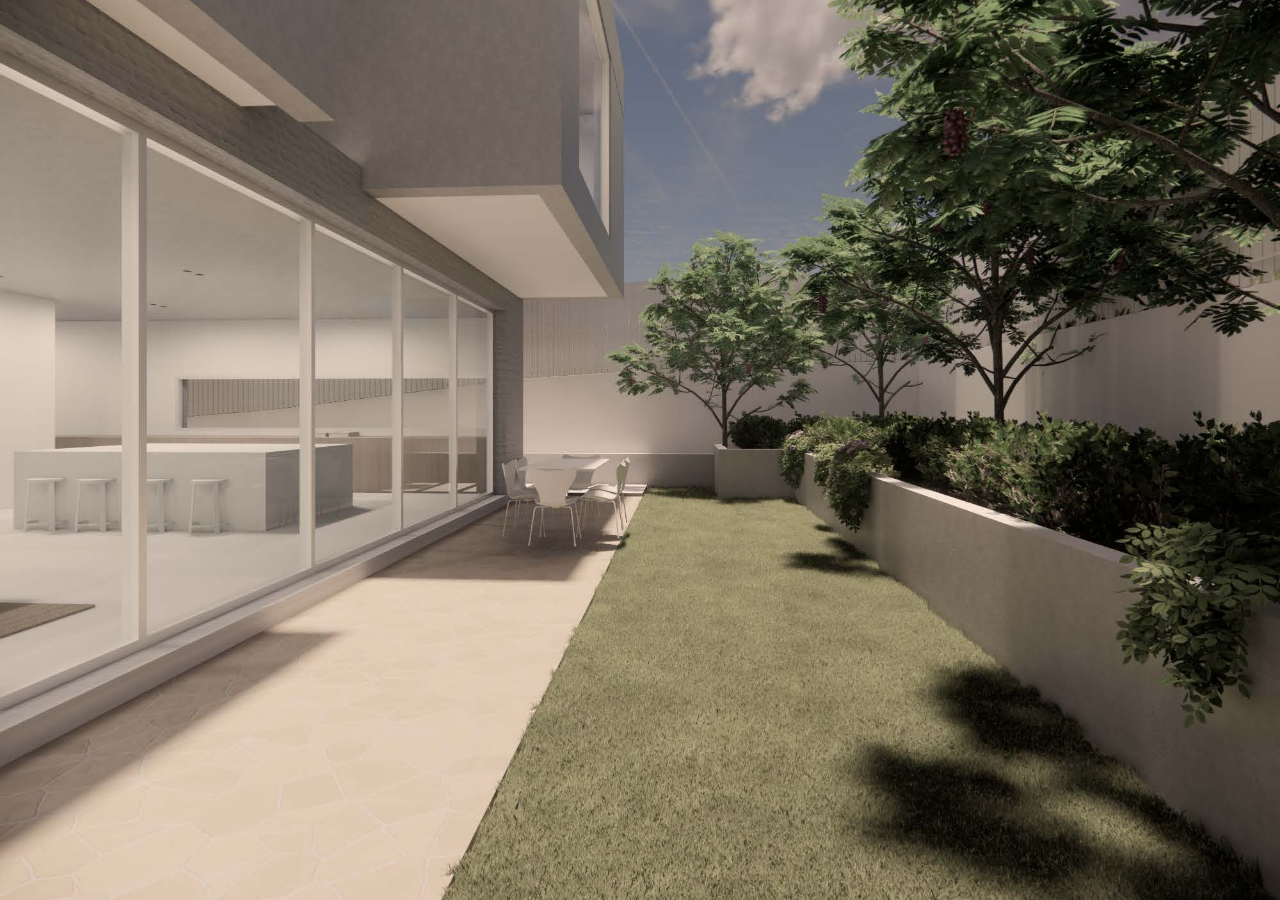
<file: project-1.html>
<!DOCTYPE html>
<html lang="en">
<head>
    <meta charset="UTF-8">
    <meta name="viewport" content="width=device-width, initial-scale=1.0">
    <title>Document</title>
</head>
<body>
    <div class="container-4">
        <!-- <div class="pro-1">
            <form action="">
                <input type="text" name="name" placeholder="Your Name"><br>
                <input type="text" name="name" placeholder="Your Name"><br>
                <input type="text" name="name" placeholder="Your Name"><br>
                <input type="text" name="name" placeholder="Your Name">
            </form>
        </div> -->
    </div>
    
    <style>
        *{
            padding: 0;
            margin: 0;
            box-sizing: border-box;
        }
        .container-4{
            width: 100%;
            height: 100vh;
            background-image: url(images/23.100_20_Silvan_TCE_-_Preplanning_package_240630[1]_Page_07.jpg);
            background-position: center;
            background-size: cover;
            padding-top: 10%;
        }
        .pro-1{
            width: 850px;
            height: 600px;
            background-color: aliceblue;
            margin-left: 10%;
            padding-top: 100px;
        }
    </style>











</body>
</html>
</file>
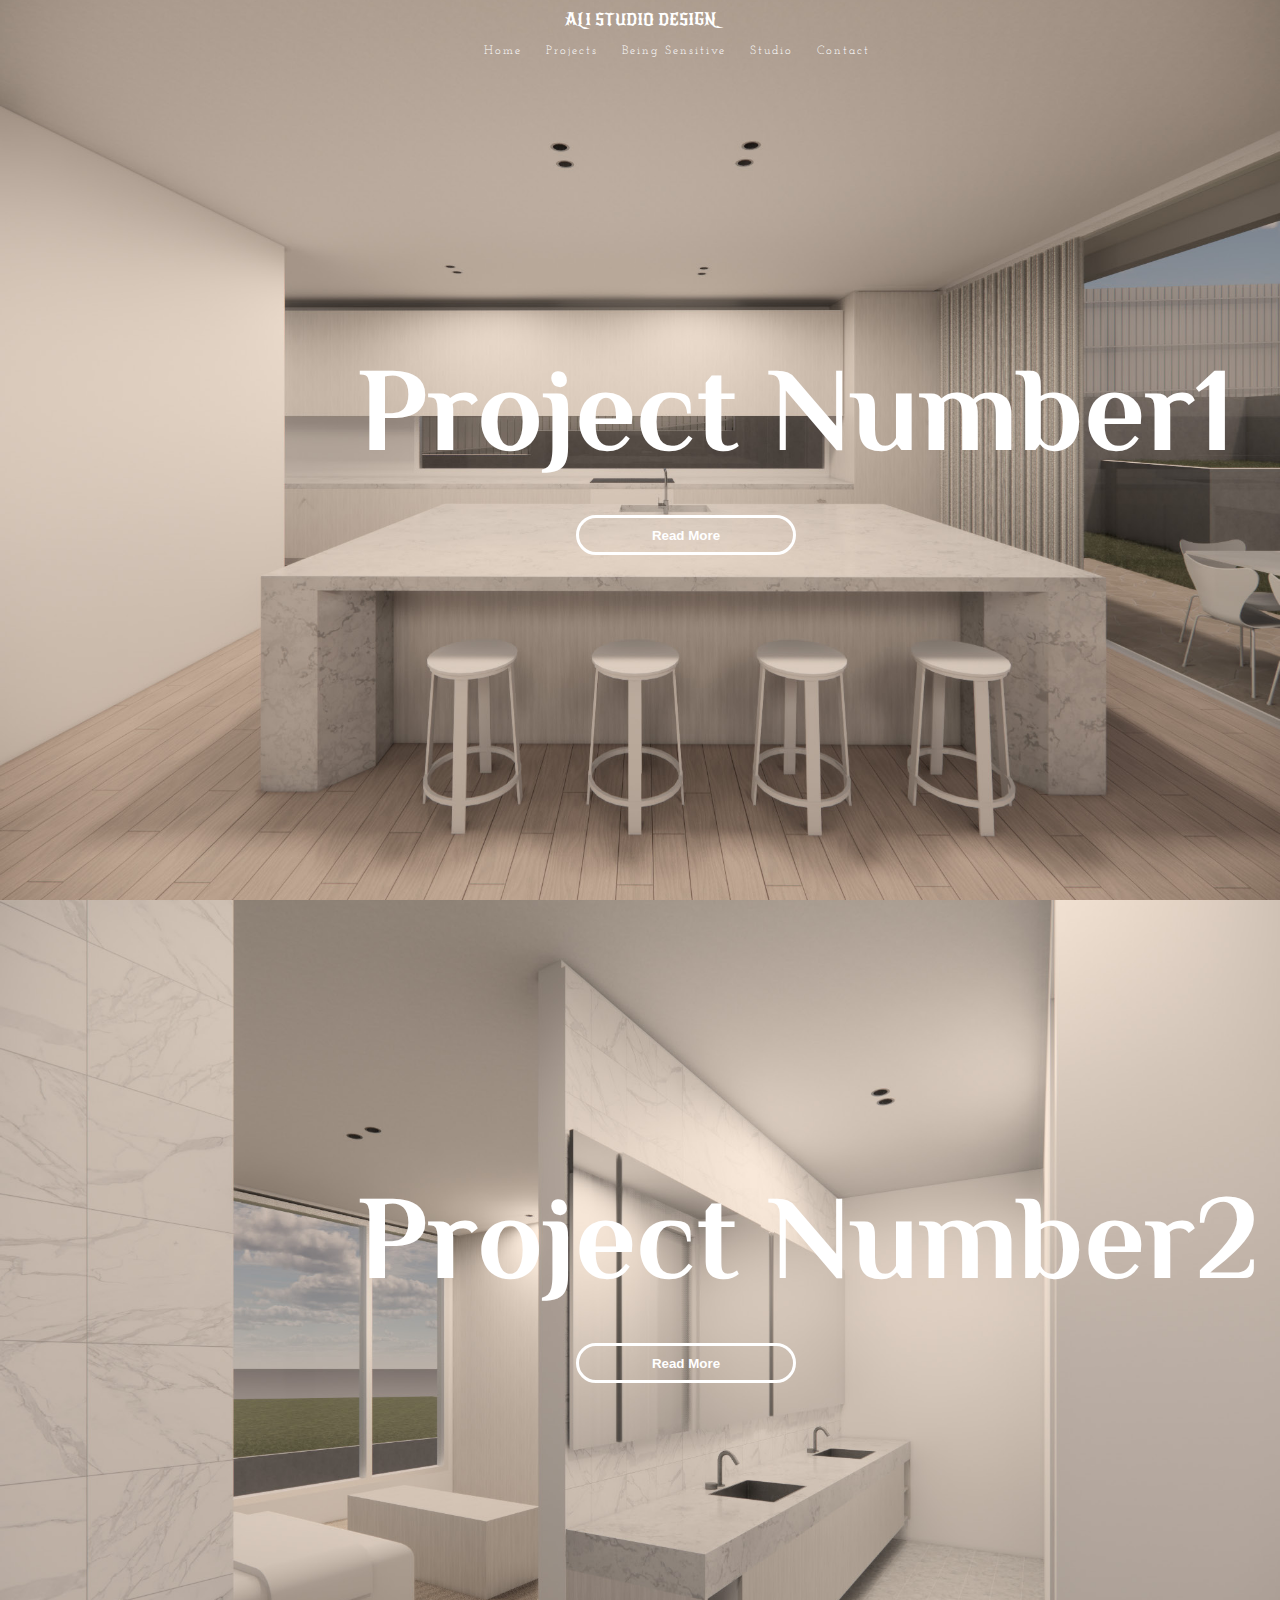
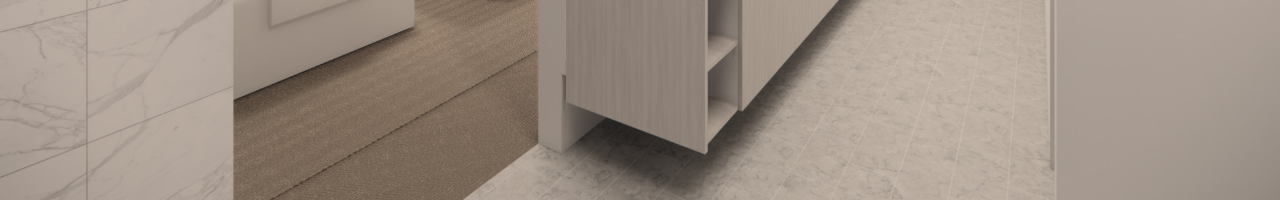
<file: projects.html>
<!DOCTYPE html>
<html lang="en">
<head>
    <meta charset="UTF-8">
    <meta name="viewport" content="width=device-width, initial-scale=1.0">
    <title>projects</title>
    <link rel="preconnect" href="https://fonts.googleapis.com">
    <link rel="preconnect" href="https://fonts.gstatic.com" crossorigin>
    <link href="https://fonts.googleapis.com/css2?family=Grey+Qo&display=swap" rel="stylesheet">
    <link rel="preconnect" href="https://fonts.googleapis.com">
    <link rel="preconnect" href="https://fonts.gstatic.com" crossorigin>
    <link href="https://fonts.googleapis.com/css2?family=Grey+Qo&family=New+Rocker&display=swap" rel="stylesheet">
    <link rel="preconnect" href="https://fonts.googleapis.com">
    <link rel="preconnect" href="https://fonts.gstatic.com" crossorigin>
    <link href="https://fonts.googleapis.com/css2?family=Grey+Qo&family=New+Rocker&family=Readex+Pro:wght@160..700&display=swap" rel="stylesheet">
    <link rel="preconnect" href="https://fonts.googleapis.com">
    <link rel="preconnect" href="https://fonts.gstatic.com" crossorigin>
    <link href="https://fonts.googleapis.com/css2?family=El+Messiri:wght@400..700&family=Grey+Qo&family=New+Rocker&family=Readex+Pro:wght@160..700&display=swap" rel="stylesheet">
    <link rel="preconnect" href="https://fonts.googleapis.com">
<link rel="preconnect" href="https://fonts.gstatic.com" crossorigin>
<link href="https://fonts.googleapis.com/css2?family=El+Messiri:wght@400..700&family=Grey+Qo&family=Josefin+Slab:ital,wght@0,100..700;1,100..700&family=New+Rocker&family=Readex+Pro:wght@160..700&display=swap" rel="stylesheet">
</head>
<body>
    
    <div id="container-project">



        <nav>
            <div class="logo">
                <h1>ALI STUDIO DESIGN</h1>
            </div>
            <div class="links">
                <ul>
                    <li>
                        <a href="index1.html"> Home</a>
                        <a href="projects.html">Projects</a>
                        <a href="senstive.html">Being Sensitive</a>
                        <a href="team.html">Studio</a>
                        <a href="Contact.html">Contact</a>
                    </li>
                </ul>
            </div>
        </nav>
        


        <div class="title">
            <h1>Project Number1</h1>
            <button type="submit" href="project-1.html"   class="title-btn"> <a href="project-1.html">Read More</a></button>
             
        </div>









     
    </div>

    <section id="container-project-1">
        <div class="title-2">
            <h1>Project Number2</h1>
            <button type="submit" href="project-1.html"   class="title-btn"> <a href="project-1.html">Read More</a></button>
        </div>
    </section>



    <style>
        *{
            padding: 0;
            margin: 0;
            box-sizing: border-box;
        }




        
           nav{
    width: 100%;
    height: 200px;
    text-align: center;
}
.logo h1{ 
    color: white;
    padding: 10px;
    font-family: "New Rocker", system-ui;
    font-weight: 400;
    font-style: normal;
    font-size: 16px;
}
.links{
    display: flex;
    margin-left: 37%;
}
.links ul li a{
    padding: 10px;
    color: white;
    text-decoration: none;
    font-size: 12px;
    transition: all 0.5s;
    font-family: "Josefin Slab", serif;
    font-optical-sizing: auto;
    letter-spacing: 2px;
}
.links ul li {
    list-style-type: none;
}
.links ul li a:hover {
    color: black;
}



        #container-project{
            width: 100%;
            height: 100vh;
            background-image: url(images/24.100_Interior_Design_Package_290724[1]_Page_06.jpg);
            background-size: cover;
            background-position: center;
        }
        .project-1{
            /* width: 100%;
            height: 100vh;
            background-image: url(images/23.100_20_Silvan_TCE_-_Preplanning_package_240630[1]_Page_01.jpg);
            background-size: cover;
            background-position: center; */
        }

        .title  h1{
         margin-left: 28%;
         margin-top: 10%;
         font-size: 120px;
         font-family: "El Messiri", sans-serif;
         font-optical-sizing: auto;
         color: white;
        }
        .title-btn{
            width: 220px;
            height: 40px;
            background:none;
            border: 3px solid white;
            border-radius: 30px;
            margin-left: 45%;
            color: white;
            font-weight: bold;
            cursor: pointer;

        }
        .title-btn a {
            color: white;
            text-decoration: none;
        }
        .title-2  h1{
         margin-left: 28%;
         font-size: 120px;
         font-family: "El Messiri", sans-serif;
         font-optical-sizing: auto;
         padding-top: 20%;
         color: white;
        }
        .title-2-btn{
            width: 220px;
            height: 40px;
            background:none;
            border: 3px solid white;
            border-radius: 30px;
            margin-left: 45%;
            color: white;
            font-weight: bold;
            cursor: pointer;

        }
        .title-2-btn a {
            color: white;
            text-decoration: none;
        }

        #container-project-1{
            width: 100%;
            height: 100vh;
            background-image: url(images/24.100_Interior_Design_Package_290724[1]_Page_14.jpg);
            background-size: cover;
            background-position: center;
        }













    </style>








</body>
</html>
</file>
<file: style.css>
*
{
    margin: 0;
    padding: 0;
    box-sizing: border-box;
}
html{
    scroll-behavior: smooth;
    transition: all 0.5s;
}
  
 .container{
    width: 100%;
    height: 100vh;
    background-image: url(images/comingsoon.jpg);
    background-position: center;
    background-size:cover ;

}


nav{
    width: 100%;
    height: 200px;
    text-align: center;
    position: fixed;
}
.logo h1{ 
    color: white;
    padding-bottom: 20px;
    padding: 40px;
    font-family: "New Rocker", system-ui;
    font-weight: 400;
    font-style: normal;
}
.links{
    display: flex;
    margin-left: 37%;
}
.links ul li a{
    padding: 10px;
    color: white;
    text-decoration: none;
    font-size: 18px;
    transition: all 0.5s;
    font-family: "Josefin Slab", serif;
    font-optical-sizing: auto;
    letter-spacing: 2px;
}
.links ul li {
    list-style-type: none;
}
.links ul li a:hover {
    color: black;
}
.main{
    width: 100%;
    height: 78.5vh;
    padding-left: 41%;
    padding-top: 12%;
    font-family: "Readex Pro", sans-serif;
    font-optical-sizing: auto;

}
.main h1{
    color: white;
    font-family: "Readex Pro", sans-serif;
    font-optical-sizing: auto;
}
.main-btn{
    width: 180px;
    height: 40px;
    background-color: black;
    border: none;
    border-radius: 30px;
    color: white;
    margin-left: 85px;
    transition: all 0.5s;
    cursor: pointer;

}


#page-2{
    width: 100%;
    height: 100vh;
    background-image: url(images/23.100_20_Silvan_TCE_-_Preplanning_package_240630[1]_Page_07.jpg);
    /* background-position: center;
    background-size: cover; */
    transition: all 0.5s;
}
#page-2-btn{
    width: 300px;
    height: 30px;
    background: white;
    border: none;
    border-radius: 30px;
    margin-left: 42%;
    margin-top: 20%;
    letter-spacing: 2px;
    cursor: pointer;
    transition: all 0.5s;
    color: black;
}
#page-2 h1{
    margin-left: 37%;
    padding-top: 17%;
    color: white;
    font-size: 120px;
    font-family: "El Messiri", sans-serif;
    font-optical-sizing: auto;
}
#page-2-btn:hover{
    color: white;
    border: none;
    background-color: black;
}

@import 'https://fonts.googleapis.com/css?family=Open+Sans+Condensed:300';



div[class*=box] {
  height: 33.33%;
  width: 30%; 
  margin-left: 43%;
  /* display: flex;
  justify-content: center;
  align-items: center; */
  margin-bottom: 40px;

}

/* .box-1 { background-color: #FF6766; } */


.btn {
  line-height: 50px;
  height: 50px;
  text-align: center;
  width: 250px;
  cursor: pointer;
}


.btn-one {
  color: #FFF;
  font-family: "Josefin Slab", serif;
  font-optical-sizing: auto;
  transition: all 0.3s;
  letter-spacing: 3px;
  position: relative;
}
.btn-one span {
  transition: all 0.3s;
}
.btn-one a{
  text-decoration: none;
  color: white;
}
.btn-one::before {
  content: '';
  position: absolute;
  bottom: 0;
  left: 0;
  width: 100%;
  height: 100%;
  z-index: 1;
  opacity: 0;
  transition: all 0.3s;
  border-top-width: 1px;
  border-bottom-width: 1px;
  border-top-style: solid;
  border-bottom-style: solid;
  border-top-color: rgba(255,255,255,0.5);
  border-bottom-color: rgba(255,255,255,0.5);
  transform: scale(0.1, 1);
}
.btn-one:hover span {
  letter-spacing: 2px;
}
.btn-one:hover::before {
  opacity: 1; 
  transform: scale(1, 1); 
}
.btn-one::after {
  content: '';
  position: absolute;
  bottom: 0;
  left: 0;
  width: 100%;
  height: 100%;
  z-index: 1;
  transition: all 0.3s;
  background-color: rgba(255,255,255,0.1);
}
.btn-one:hover::after {
  opacity: 0; 
  transform: scale(0.1, 1);
}



/* @import url("https://fonts.googleapis.com/css2?family=Poppins:wght@300;400;500&display=swap");
*,
*::after,
*::before {
  margin: 0;
  padding: 0;
  box-sizing: border-box;
}

html {
  font-size: 62.5%;
}

body {
  width: 100vw;
  min-height: 100vh;
  background-color: #f0f0f0;
  font-family: 'Poppins', sans-serif;
  display: flex;
  justify-content: center;
  align-items: center;
} */

.container-1 {
  position: relative;
  display: flex;
  justify-content: center;
  align-items: center;
  flex-wrap: wrap;
}

.container-1 .box {
  position: relative;
  width: 30rem;
  height: 30rem;
  margin: 4rem;
}

.container-1 .box:hover .imgBox {
  transform: translate(-3.5rem, -3.5rem);
}

.container-1 .box:hover .content {
  transform: translate(3.5rem, 3.5rem);
}

.imgBox {
  position: absolute;
  top: 0;
  left: 0;
  width: 100%;
  height: 100%;
  z-index: 2;
  transition: all 0.5s ease-in-out;
}

.imgBox img {
  width: 30rem;
  height: 30rem;
  object-fit: cover;
  resize: both;
}


.content {
  position: absolute;
  top: 0;
  left: 0;
  width: 100%;
  height: 100%;
  padding: 1.5rem;
  display: flex;
  justify-content: center;
  background-color: #fff;
  z-index: 1;
  align-items: flex-end;
  text-align: center;
  transition: 0.5s ease-in-out;
}

.content h2 {
  display: block;
  font-size: 2rem;
  color: #111;
  font-weight: 500;
  line-height: 2rem;
  letter-spacing: 1px;
}

.content span {
  color: #555;
  font-size: 1.4rem;
  font-weight: 300;
  letter-spacing: 2px;
}

@media (max-width: 600px) {
  .container .box:hover .content {
    transform: translate(0, 3.5rem);
  }
  .container .box:hover .imgBox {
    transform: translate(0, -3.5rem);
  }
}



#page-3{
  width: 100%;
  height: 100vh;
}
#page-3 h1{
  font-size: 110px;
  font-family: "Readex Pro", sans-serif;
  font-optical-sizing: auto;
  margin-left: 38%;
  margin-top: 15%;
}
#project{
  width: 100%;
  height: 100vh;
}
#project h1{
  font-size: 45px;
  margin-left: 45%;
  padding-top: 25%;
  font-family: "Readex Pro", sans-serif;
  font-optical-sizing: auto;
}
#project p{
  font-size: 14px;
  padding-left: 40%;
  padding-right: 40%;
  padding-top: 20px;
}
#project button{
  width: 230px;
  height: 45px;
  background-color: black;
  border:none;
  border-radius: 30px;
  margin-left: 45%;
  color: white;
  margin-top: 20px;  
}
#project img {
  width: 600px;
  height: 400px;
  position: absolute;
  top: 300%;
  left: 5%;
}
#page-3{
  width: 100%;
  height: auto;
  display: flex;
}
.project-1{
  width: 400px;
  height: 400px;
  margin-top: 10%;
  margin-left: 10%;
}
.project-1 img{
  width: 550px;
  height: 400px;
}
.project-2{
  width: 400px;
  height: 400px;
  margin-top: 10%;
  margin-left: 10%;
}
.project-2 img{
  width: 550px;
  height: 400px;
}
.contact-page{
  width: 100%;
  height: 60vh;
  background: url(images/images.webp);
  background-size: cover;
  background-position: center;
}
#contactus{
  width: 100%;
  height: 60vh;
}
.main-contact{
  width: 100%;
  height: 100%;
  display: flex;
}
.contact-info{
  width: 50%;
  height: 100%;
  padding: 10%;
}
.contact-form{
  width: 50%;
  height: 100%;
  padding: 10%;
}
.input-1{
  width: 550px;
  height: 50px;
  padding-left: 20px;
  border-top: none;
  border-left: none;
  border-right: none;
  border-bottom: 2px solid black;
  background: none;
}
.input-2{
  width: 550px;
  height: 50px;
  padding-left: 20px;
  border-top: none;
  border-left: none;
  border-right: none;
  border-bottom: 2px solid black;
  background: none;
}
.input-3{
  width: 550px;
  height: 50px;
  padding-left: 20px;
  border-top: none;
  border-left: none;
  border-right: none;
  border-bottom: 2px solid black;
  background: none;
}
.input-4{
  width: 550px;
  height: 200px;
  padding-left: 20px;
  border-top: none;
  padding-bottom: 50px;
  border-left: none;
  border-right: none;
  border-bottom: 2px solid black;
  background: none;
}
.submit{
  width: 120px;
  height: 45px;
  background-color: black;
  color: white;
  margin-top: 10px;
  border: none;
  border-radius: 30px;
}









.footer {
  display: flex;
  flex-flow: row wrap;
  padding: 30px 30px 20px 30px;
  color: #2f2f2f;
  background-color: #fff;
  border-top: 1px solid #e5e5e5;
}

.footer > * {
  flex:  1 100%;
}

.footer__addr {
  margin-right: 1.25em;
  margin-bottom: 2em;
}

.footer__logo {
  font-family: 'Pacifico', cursive;
  font-weight: 400;
  text-transform: lowercase;
  font-size: 1.5rem;
}

.footer__addr h2 {
  margin-top: 1.3em;
  font-size: 15px;
  font-weight: 400;
}

.nav__title {
  font-weight: 400;
  font-size: 15px;
}

.footer address {
  font-style: normal;
  color: #999;
}

.footer__btn {
  display: flex;
  align-items: center;
  justify-content: center;
  height: 36px;
  max-width: max-content;
  background-color: rgb(33, 33, 33, 0.07);
  border-radius: 100px;
  color: #2f2f2f;
  line-height: 0;
  margin: 0.6em 0;
  font-size: 1rem;
  padding: 0 1.3em;
}

.footer ul {
  list-style: none;
  padding-left: 0;
}

.footer li {
  line-height: 2em;
}

.footer a {
  text-decoration: none;
}

.footer__nav {
  display: flex;
	flex-flow: row wrap;
}

.footer__nav > * {
  flex: 1 50%;
  margin-right: 1.25em;
}

.nav__ul a {
  color: #999;
}

.nav__ul--extra {
  column-count: 2;
  column-gap: 1.25em;
}

.legal {
  display: flex;
  flex-wrap: wrap;
  color: #999;
}
  
.legal__links {
  display: flex;
  align-items: center;
}

.heart {
  color: #2f2f2f;
}

@media screen and (min-width: 24.375em) {
  .legal .legal__links {
    margin-left: auto;
  }
}

@media screen and (min-width: 40.375em) {
  .footer__nav > * {
    flex: 1;
  }
  
  .nav__item--extra {
    flex-grow: 2;
  }
  
  .footer__addr {
    flex: 1 0px;
  }
  
  .footer__nav {
    flex: 2 0px;
  }
}
</file>
